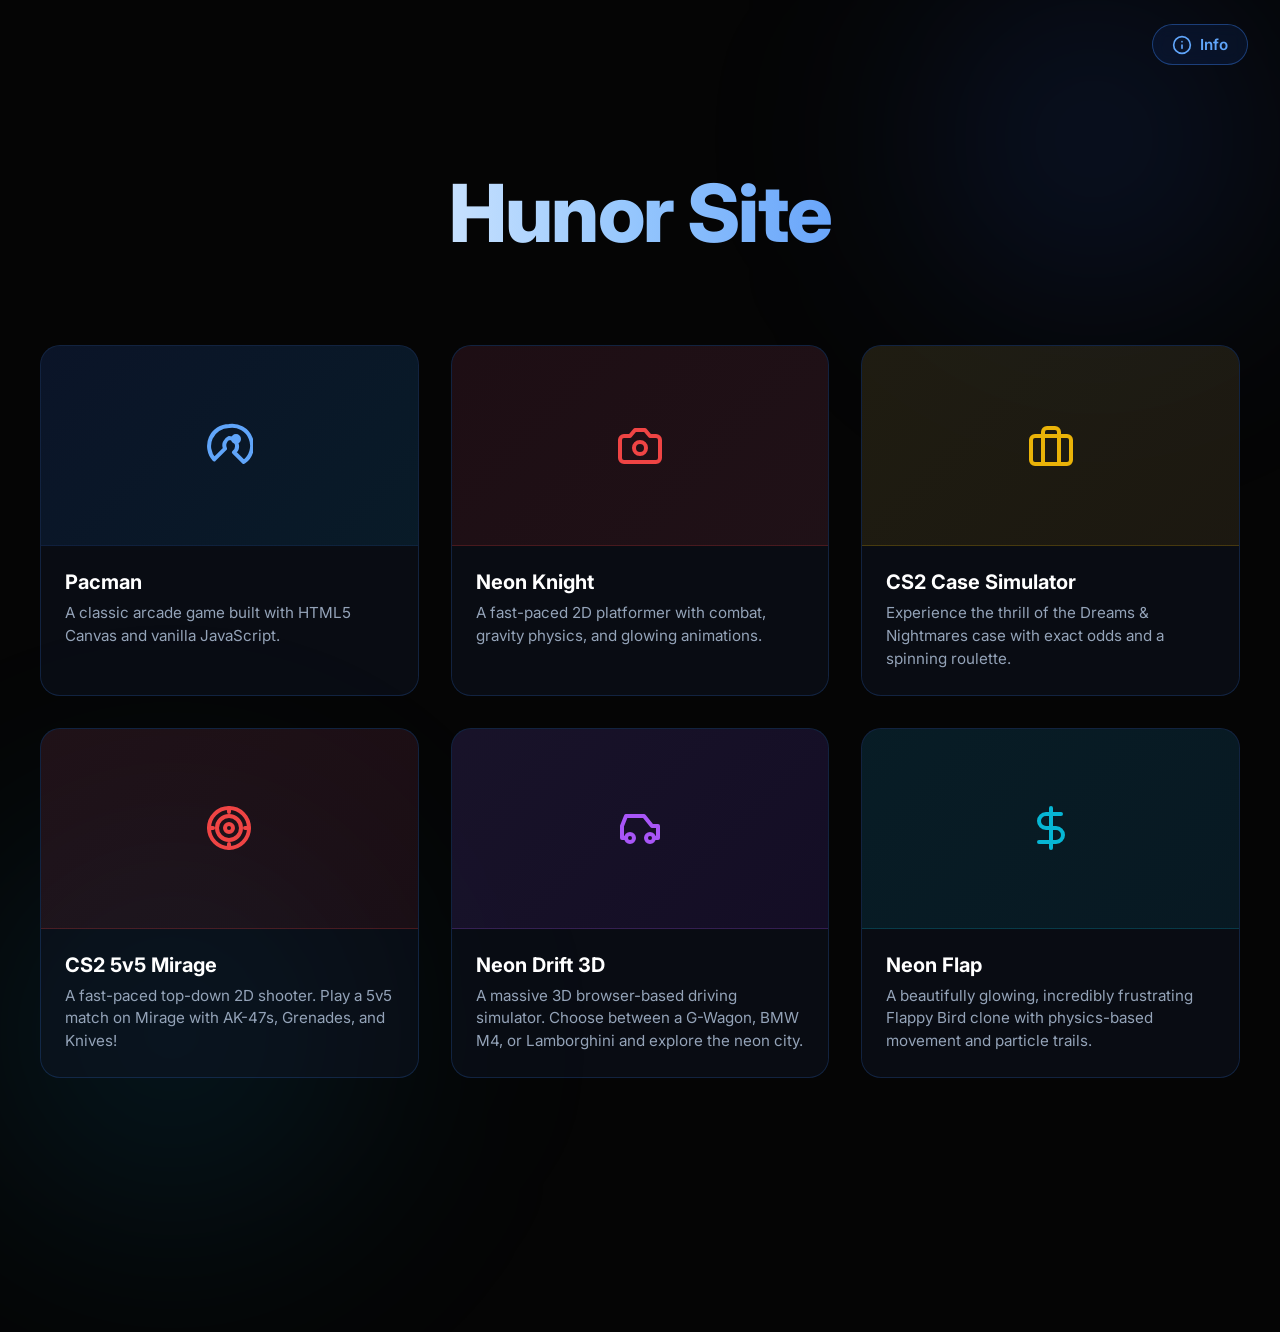
<file: index.html>
<!DOCTYPE html>
<html lang="en">

<head>
    <meta charset="UTF-8">
    <meta name="viewport" content="width=device-width, initial-scale=1.0">
    <title>Home</title>
    <link rel="preconnect" href="https://fonts.googleapis.com">
    <link rel="preconnect" href="https://fonts.gstatic.com" crossorigin>
    <link href="https://fonts.googleapis.com/css2?family=Inter:wght@300;400;600;800&display=swap" rel="stylesheet">
    <link rel="stylesheet" href="style.css">
</head>

<body>
    <nav class="top-bar">
        <a href="info.html" class="btn info-btn">
            <svg xmlns="http://www.w3.org/2000/svg" width="20" height="20" viewBox="0 0 24 24" fill="none"
                stroke="currentColor" stroke-width="2" stroke-linecap="round" stroke-linejoin="round">
                <circle cx="12" cy="12" r="10"></circle>
                <line x1="12" y1="16" x2="12" y2="12"></line>
                <line x1="12" y1="8" x2="12.01" y2="8"></line>
            </svg>
            Info
        </a>
    </nav>

    <main class="hero-section">
        <div class="large-text-container">
            <h1 class="glow-text">Hunor Site</h1>
        </div>

        <div class="projects-grid">
            <a href="pacman.html" class="project-card">
                <div class="project-image-placeholder">
                    <svg xmlns="http://www.w3.org/2000/svg" width="48" height="48" viewBox="0 0 24 24" fill="none"
                        stroke="var(--text-accent)" stroke-width="2" stroke-linecap="round" stroke-linejoin="round">
                        <path
                            d="M12 2a10 10 0 0 0-7.39 16.7l5.4-5.4A3.99 3.99 0 0 1 12 8a4 4 0 0 1 2.5 7.11l4.89 4.89A10 10 0 0 0 12 2Z">
                        </path>
                        <circle cx="15.5" cy="8.5" r="1.5" fill="var(--text-accent)"></circle>
                    </svg>
                </div>
                <div class="project-info">
                    <h3>Pacman</h3>
                    <p>A classic arcade game built with HTML5 Canvas and vanilla JavaScript.</p>
                </div>
            </a>
            <a href="knight.html" class="project-card">
                <div class="project-image-placeholder"
                    style="background: linear-gradient(135deg, rgba(220, 38, 38, 0.1), rgba(239, 68, 68, 0.1)); border-color: rgba(239, 68, 68, 0.2);">
                    <svg xmlns="http://www.w3.org/2000/svg" width="48" height="48" viewBox="0 0 24 24" fill="none"
                        stroke="#ef4444" stroke-width="2" stroke-linecap="round" stroke-linejoin="round">
                        <path
                            d="M14.5 4h-5L7 7H4a2 2 0 0 0-2 2v9a2 2 0 0 0 2 2h16a2 2 0 0 0 2-2V9a2 2 0 0 0-2-2h-3l-2.5-3z">
                        </path>
                        <circle cx="12" cy="13" r="3"></circle>
                    </svg>
                </div>
                <div class="project-info">
                    <h3>Neon Knight</h3>
                    <p>A fast-paced 2D platformer with combat, gravity physics, and glowing animations.</p>
                </div>
            </a>
            <a href="cs2.html" class="project-card">
                <div class="project-image-placeholder"
                    style="background: linear-gradient(135deg, rgba(234, 179, 8, 0.1), rgba(202, 138, 4, 0.1)); border-color: rgba(234, 179, 8, 0.2);">
                    <svg xmlns="http://www.w3.org/2000/svg" width="48" height="48" viewBox="0 0 24 24" fill="none"
                        stroke="#eab308" stroke-width="2" stroke-linecap="round" stroke-linejoin="round">
                        <rect x="2" y="7" width="20" height="14" rx="2" ry="2"></rect>
                        <path d="M16 21V5a2 2 0 0 0-2-2h-4a2 2 0 0 0-2 2v16"></path>
                    </svg>
                </div>
                <div class="project-info">
                    <h3>CS2 Case Simulator</h3>
                    <p>Experience the thrill of the Dreams & Nightmares case with exact odds and a spinning roulette.
                    </p>
                </div>
            </a>
            <a href="cs2-game.html" class="project-card">
                <div class="project-image-placeholder"
                    style="background: linear-gradient(135deg, rgba(239, 68, 68, 0.1), rgba(185, 28, 28, 0.1)); border-color: rgba(239, 68, 68, 0.2);">
                    <svg xmlns="http://www.w3.org/2000/svg" width="48" height="48" viewBox="0 0 24 24" fill="none"
                        stroke="#ef4444" stroke-width="2" stroke-linecap="round" stroke-linejoin="round">
                        <circle cx="12" cy="12" r="10"></circle>
                        <circle cx="12" cy="12" r="6"></circle>
                        <circle cx="12" cy="12" r="2"></circle>
                        <line x1="12" y1="2" x2="12" y2="4"></line>
                        <line x1="12" y1="20" x2="12" y2="22"></line>
                        <line x1="20" y1="12" x2="22" y2="12"></line>
                        <line x1="2" y1="12" x2="4" y2="12"></line>
                    </svg>
                </div>
                <div class="project-info">
                    <h3>CS2 5v5 Mirage</h3>
                    <p>A fast-paced top-down 2D shooter. Play a 5v5 match on Mirage with AK-47s, Grenades, and Knives!
                    </p>
                </div>
            </a>
            <a href="drive.html" class="project-card">
                <div class="project-image-placeholder"
                    style="background: linear-gradient(135deg, rgba(168, 85, 247, 0.1), rgba(126, 34, 206, 0.1)); border-color: rgba(168, 85, 247, 0.2);">
                    <svg xmlns="http://www.w3.org/2000/svg" width="48" height="48" viewBox="0 0 24 24" fill="none"
                        stroke="#a855f7" stroke-width="2" stroke-linecap="round" stroke-linejoin="round">
                        <circle cx="7" cy="17" r="2"></circle>
                        <circle cx="17" cy="17" r="2"></circle>
                        <path d="M5 17H3v-6l2-5h9l4 5h3v6h-2"></path>
                    </svg>
                </div>
                <div class="project-info">
                    <h3>Neon Drift 3D</h3>
                    <p>A massive 3D browser-based driving simulator. Choose between a G-Wagon, BMW M4, or Lamborghini and explore the neon city.</p>
                </div>
            </a>
            <a href="flappy.html" class="project-card">
                <div class="project-image-placeholder"
                    style="background: linear-gradient(135deg, rgba(6, 182, 212, 0.1), rgba(8, 145, 178, 0.1)); border-color: rgba(6, 182, 212, 0.2);">
                    <svg xmlns="http://www.w3.org/2000/svg" width="48" height="48" viewBox="0 0 24 24" fill="none"
                        stroke="#06b6d4" stroke-width="2" stroke-linecap="round" stroke-linejoin="round">
                        <path d="M12 2v20"></path>
                        <path d="M17 5H9.5a3.5 3.5 0 0 0 0 7h5a3.5 3.5 0 0 1 0 7H6"></path>
                    </svg>
                </div>
                <div class="project-info">
                    <h3>Neon Flap</h3>
                    <p>A beautifully glowing, incredibly frustrating Flappy Bird clone with physics-based movement and particle trails.</p>
                </div>
            </a>
        </div>
    </main>

    <div class="ambient-glow glow-1"></div>
    <div class="ambient-glow glow-2"></div>
</body>

</html>
</file>
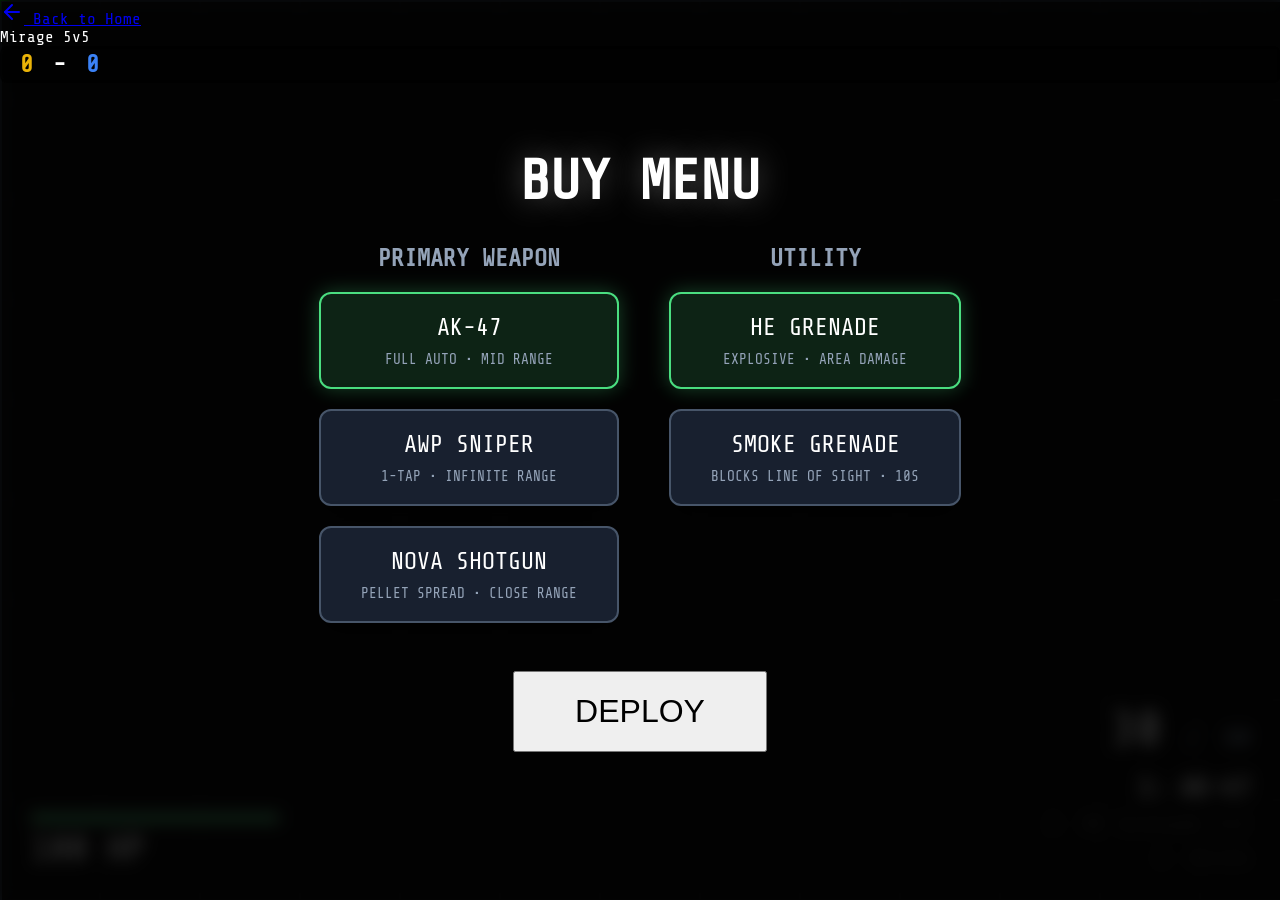
<file: cs2-game.html>
<!DOCTYPE html>
<html lang="en">
<head>
    <meta charset="UTF-8">
    <meta name="viewport" content="width=device-width, initial-scale=1.0">
    <title>CS2 5v5 Mirage</title>
    <link rel="stylesheet" href="style.css">
    <link rel="stylesheet" href="cs2-game.css">
    <link href="https://fonts.googleapis.com/css2?family=Inter:wght@400;600;800&family=Share+Tech+Mono&display=swap" rel="stylesheet">
</head>
<body class="cs2-game-body">
    <nav class="navbar" style="position: absolute; top: 0; left: 0; right: 0; z-index: 100;">
        <a href="index.html" class="back-link">
            <svg xmlns="http://www.w3.org/2000/svg" width="24" height="24" viewBox="0 0 24 24" fill="none" stroke="currentColor" stroke-width="2" stroke-linecap="round" stroke-linejoin="round"><line x1="19" y1="12" x2="5" y2="12"></line><polyline points="12 19 5 12 12 5"></polyline></svg>
            Back to Home
        </a>
        <div class="logo">Mirage 5v5</div>
        <div class="score-board">
            <span id="score-t" class="team-t">0</span>
            <span>-</span>
            <span id="score-ct" class="team-ct">0</span>
        </div>
    </nav>

    <!-- UI Overlay -->
    <div id="game-ui">
        <div class="hud-bottom-left">
            <div class="hp-bar-container">
                <div class="hp-bar" id="player-hp-bar"></div>
            </div>
            <div class="hp-text"><span id="player-hp">100</span> HP</div>
        </div>
        
        <div class="hud-bottom-right">
            <div class="ammo-display" id="ammo-display">
                <span id="ammo-current">30</span> <span style="font-size: 20px; color: #94a3b8;">/</span> <span id="ammo-reserve" style="font-size: 24px; color: #94a3b8;">60</span>
            </div>
            <div class="weapon-selector">
                <div class="weapon-slot active" id="slot-1">1: AK-47</div>
                <div class="weapon-slot" id="slot-2">2: HE Grenade <span id="grenade-count">(1)</span></div>
                <div class="weapon-slot" id="slot-3">3: Knife</div>
            </div>
        </div>

        <div id="killfeed" class="killfeed"></div>
    </div>

    <!-- Game Over Screen -->
    <div id="round-over" class="round-over hidden">
        <h1 id="round-winner-text">TERRORISTS WIN</h1>
        <button id="restart-btn" class="open-btn">Play Next Round</button>
    </div>

    <!-- Damage Overlay -->
    <div id="damage-overlay"></div>

    <!-- Buy Menu -->
    <div id="buy-menu" class="round-over">
        <h1 style="font-size: 3.5rem; margin-bottom: 0;">BUY MENU</h1>
        
        <div style="display: flex; gap: 50px; margin-top: 2rem;">
            <!-- Primary Weapons -->
            <div style="display: flex; flex-direction: column; gap: 20px;">
                <h2 style="color: #94a3b8; text-align: center; margin: 0;">PRIMARY WEAPON</h2>
                <button class="buy-btn active" id="btn-assault" onclick="selectPrimary('assault')">
                    <div style="font-size: 1.5rem; margin-bottom: 10px;">AK-47</div>
                    <div style="font-size: 0.9rem; color: #94a3b8;">Full Auto • Mid Range</div>
                </button>
                <button class="buy-btn" id="btn-sniper" onclick="selectPrimary('sniper')">
                    <div style="font-size: 1.5rem; margin-bottom: 10px;">AWP Sniper</div>
                    <div style="font-size: 0.9rem; color: #94a3b8;">1-Tap • Infinite Range</div>
                </button>
                <button class="buy-btn" id="btn-shotgun" onclick="selectPrimary('shotgun')">
                    <div style="font-size: 1.5rem; margin-bottom: 10px;">Nova Shotgun</div>
                    <div style="font-size: 0.9rem; color: #94a3b8;">Pellet Spread • Close Range</div>
                </button>
            </div>
            
            <!-- Utility -->
            <div style="display: flex; flex-direction: column; gap: 20px;">
                <h2 style="color: #94a3b8; text-align: center; margin: 0;">UTILITY</h2>
                <button class="buy-btn active" id="btn-he" onclick="selectUtility('he')">
                    <div style="font-size: 1.5rem; margin-bottom: 10px;">HE Grenade</div>
                    <div style="font-size: 0.9rem; color: #94a3b8;">Explosive • Area Damage</div>
                </button>
                <button class="buy-btn" id="btn-smoke" onclick="selectUtility('smoke')">
                    <div style="font-size: 1.5rem; margin-bottom: 10px;">Smoke Grenade</div>
                    <div style="font-size: 0.9rem; color: #94a3b8;">Blocks Line of Sight • 10s</div>
                </button>
            </div>
        </div>
        
        <button class="open-btn" style="margin-top: 3rem; font-size: 2rem; padding: 20px 60px;" onclick="deploy()">DEPLOY</button>
    </div>

    <canvas id="gameCanvas"></canvas>

    <script src="cs2-game.js"></script>
</body>
</html>
</file>
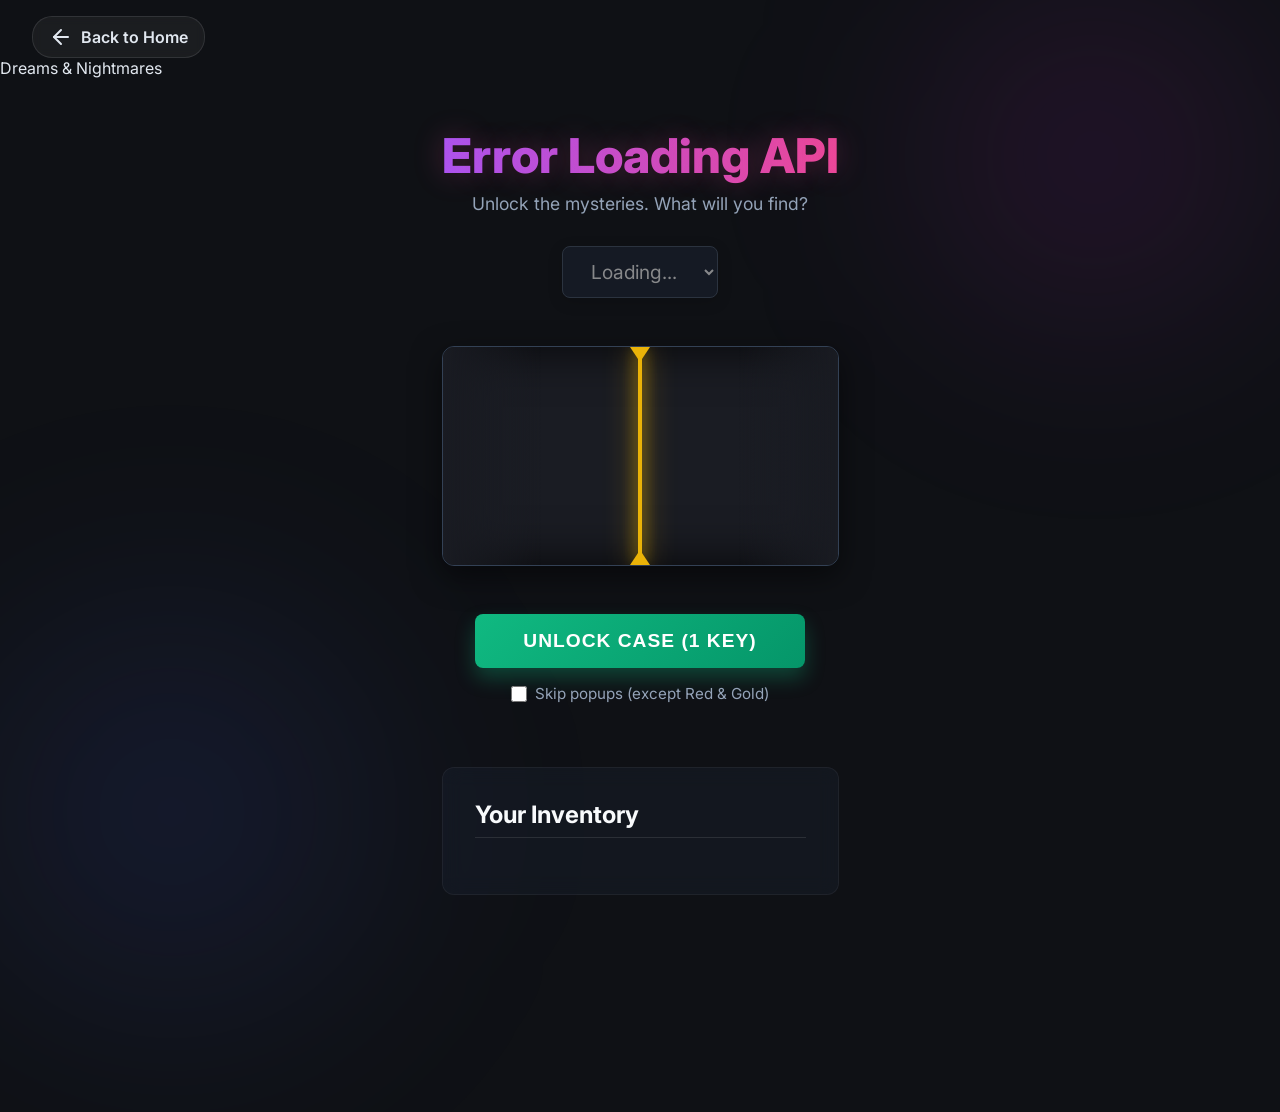
<file: cs2.html>
<!DOCTYPE html>
<html lang="en">
<head>
    <meta charset="UTF-8">
    <meta name="viewport" content="width=device-width, initial-scale=1.0">
    <title>CS2 Simulator | Dreams & Nightmares</title>
    <link rel="stylesheet" href="style.css">
    <link rel="stylesheet" href="cs2.css">
    <link href="https://fonts.googleapis.com/css2?family=Inter:wght@400;600;800&display=swap" rel="stylesheet">
</head>
<body class="cs2-body">
    <nav class="navbar">
        <a href="index.html" class="back-link">
            <svg xmlns="http://www.w3.org/2000/svg" width="24" height="24" viewBox="0 0 24 24" fill="none" stroke="currentColor" stroke-width="2" stroke-linecap="round" stroke-linejoin="round"><line x1="19" y1="12" x2="5" y2="12"></line><polyline points="12 19 5 12 12 5"></polyline></svg>
            Back to Home
        </a>
        <div class="logo">Dreams & Nightmares</div>
    </nav>

    <main class="cs2-container">
        <header class="case-header">
            <h1 id="case-title">Loading Cases...</h1>
            <p>Unlock the mysteries. What will you find?</p>
        </header>

        <div class="case-selector-container">
            <select id="case-selector" class="case-selector" disabled>
                <option value="">Loading...</option>
            </select>
        </div>

        <div class="roulette-wrapper">
            <div class="selector-line"></div>
            <div class="spinner-container" id="spinner-container">
                <div class="spinner" id="spinner">
                    <!-- Cards will be generated here -->
                </div>
            </div>
            
            <div class="overlay-left"></div>
            <div class="overlay-right"></div>
        </div>

        <div class="controls">
            <button id="open-btn" class="open-btn">Unlock Case (1 Key)</button>
            <label class="fast-open-label">
                <input type="checkbox" id="fast-open-toggle"> Skip popups (except Red & Gold)
            </label>
        </div>

        <div class="inventory-section">
            <h2>Your Inventory</h2>
            <div class="inventory-grid" id="inventory-grid">
                <!-- Won items will appear here -->
            </div>
        </div>
    </main>

    <!-- Unboxing Modal -->
    <div id="unboxing-modal" class="modal hidden">
        <div class="modal-content" id="modal-content">
            <h2 id="modal-title">YOU OPENED!</h2>
            <div id="modal-item-display"></div>
            <button id="modal-close-btn" class="open-btn" style="margin-top: 2rem;">Continue</button>
        </div>
    </div>

    <div class="ambient-glow glow-1" style="background: radial-gradient(circle, rgba(211, 44, 230, 0.15) 0%, rgba(10, 10, 15, 0) 70%);"></div>
    <div class="ambient-glow glow-2" style="background: radial-gradient(circle, rgba(75, 105, 255, 0.15) 0%, rgba(10, 10, 15, 0) 70%);"></div>

    <script src="cs2.js"></script>
</body>
</html>
</file>
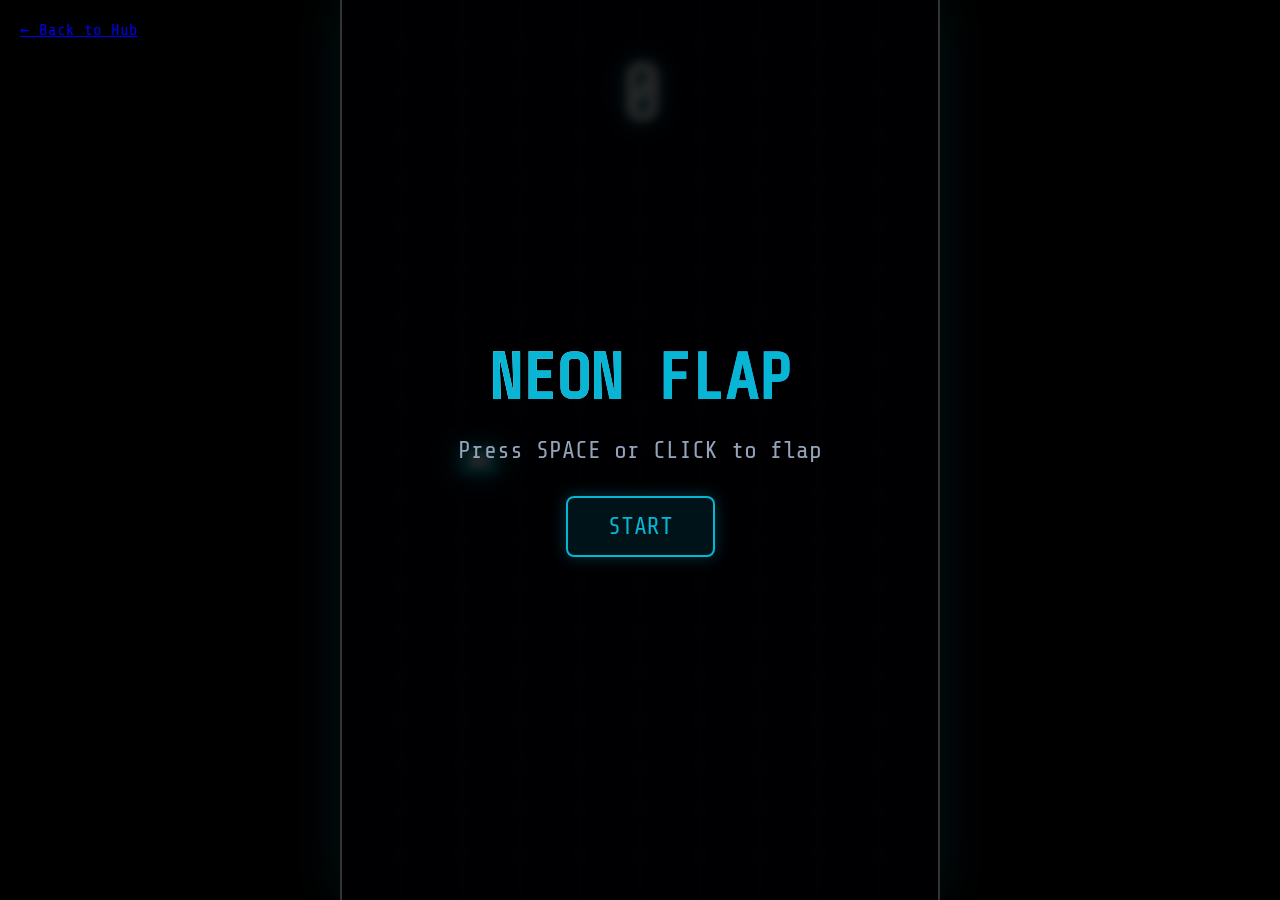
<file: flappy.html>
<!DOCTYPE html>
<html lang="en">
<head>
    <meta charset="UTF-8">
    <meta name="viewport" content="width=device-width, initial-scale=1.0">
    <title>Neon Flap</title>
    <link rel="stylesheet" href="style.css">
    <link rel="stylesheet" href="flappy.css">
    <link href="https://fonts.googleapis.com/css2?family=Share+Tech+Mono&family=Inter:wght@400;700&display=swap" rel="stylesheet">
</head>
<body class="flappy-body">

    <a href="index.html" class="back-btn" style="position: absolute; top: 20px; left: 20px; z-index: 100;">← Back to Hub</a>
    
    <div id="game-container">
        <!-- Live Score -->
        <div id="score-display">0</div>
        
        <!-- Game Over Screen -->
        <div id="game-over" class="overlay hidden">
            <h1 class="glow-text" style="color: #ef4444;">CRASHED</h1>
            <h2 id="final-score">Score: 0</h2>
            <h3 id="best-score" style="color: #94a3b8;">Best: 0</h3>
            <button class="open-btn" onclick="startGame()" style="margin-top: 2rem;">TRY AGAIN</button>
        </div>
        
        <!-- Start Screen -->
        <div id="start-screen" class="overlay">
            <h1 class="glow-text" style="color: #06b6d4; font-size: 4rem;">NEON FLAP</h1>
            <p style="color: #94a3b8; font-size: 1.5rem; margin-bottom: 2rem;">Press SPACE or CLICK to flap</p>
            <button class="open-btn" onclick="startGame()">START</button>
        </div>
        
        <canvas id="flappyCanvas"></canvas>
    </div>

    <script src="flappy.js"></script>
</body>
</html>
</file>
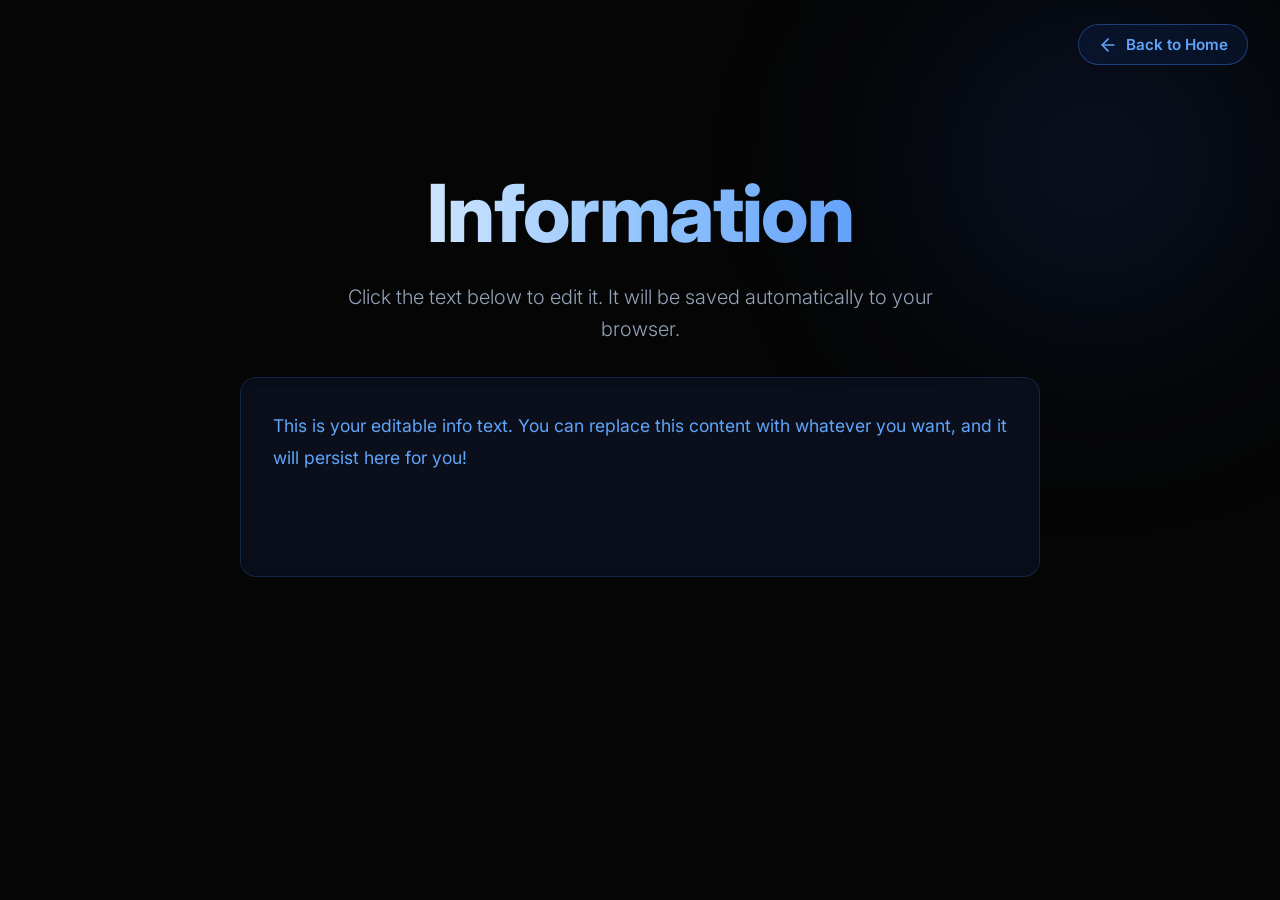
<file: info.html>
<!DOCTYPE html>
<html lang="en">
<head>
    <meta charset="UTF-8">
    <meta name="viewport" content="width=device-width, initial-scale=1.0">
    <title>Info Page</title>
    <link rel="preconnect" href="https://fonts.googleapis.com">
    <link rel="preconnect" href="https://fonts.gstatic.com" crossorigin>
    <link href="https://fonts.googleapis.com/css2?family=Inter:wght@300;400;600;800&display=swap" rel="stylesheet">
    <link rel="stylesheet" href="style.css">
</head>
<body>
    <nav class="top-bar">
        <a href="index.html" class="btn">
            <svg xmlns="http://www.w3.org/2000/svg" width="20" height="20" viewBox="0 0 24 24" fill="none" stroke="currentColor" stroke-width="2" stroke-linecap="round" stroke-linejoin="round">
                <line x1="19" y1="12" x2="5" y2="12"></line>
                <polyline points="12 19 5 12 12 5"></polyline>
            </svg>
            Back to Home
        </a>
    </nav>

    <main class="info-section">
        <div class="content-wrapper">
            <h1 class="glow-text">Information</h1>
            <p class="subtitle">Click the text below to edit it. It will be saved automatically to your browser.</p>
            
            <div id="editable-content" class="editable-area" contenteditable="true" spellcheck="false">
                This is your editable info text. You can replace this content with whatever you want, and it will persist here for you!
            </div>
        </div>
    </main>

    <div class="ambient-glow glow-1"></div>

    <script>
        const editableContent = document.getElementById('editable-content');
        
        // Load saved content from local storage
        const savedContent = localStorage.getItem('infoText');
        if (savedContent) {
            editableContent.innerHTML = savedContent;
        }

        // Save content to local storage whenever it is edited
        editableContent.addEventListener('input', () => {
            localStorage.setItem('infoText', editableContent.innerHTML);
        });
    </script>
</body>
</html>
</file>
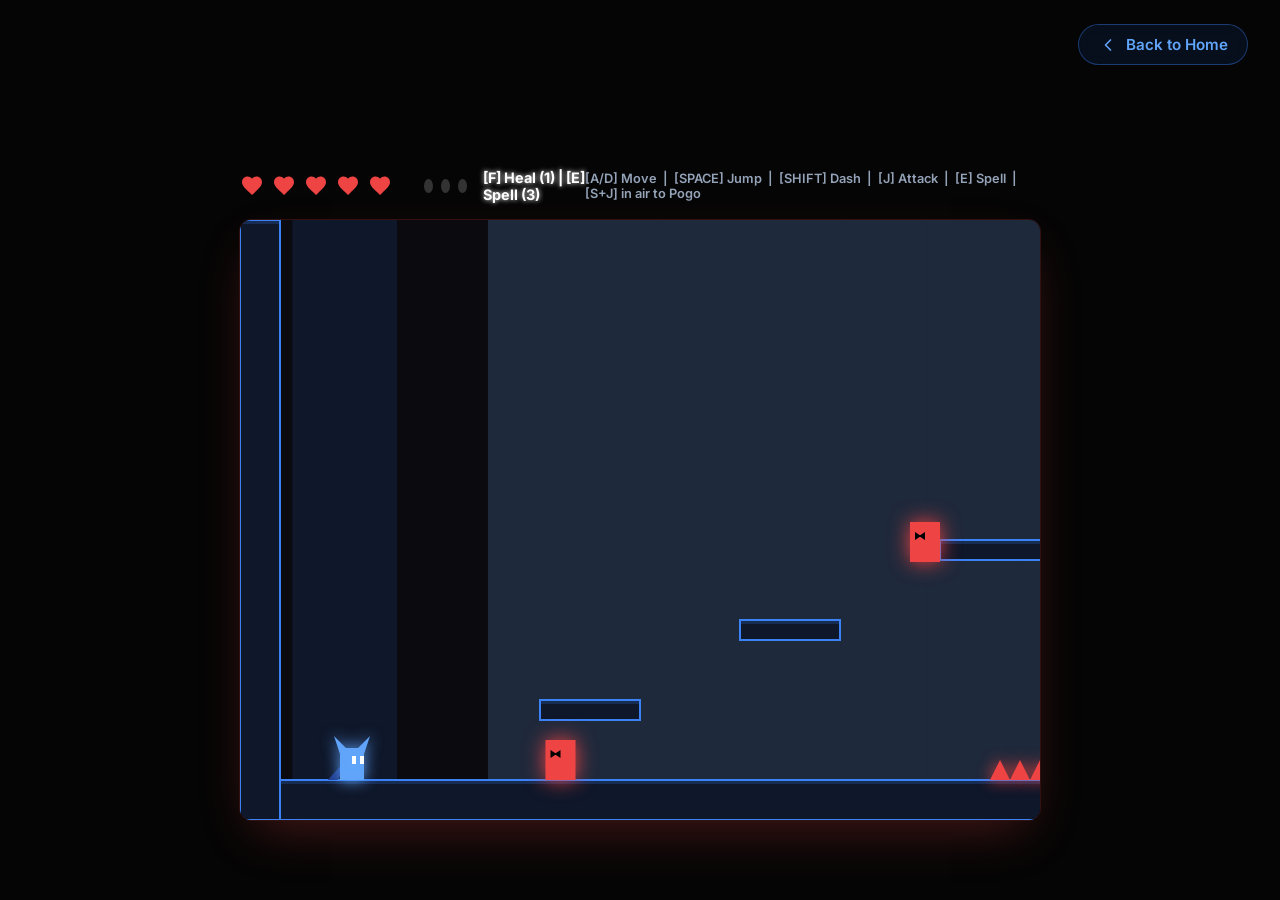
<file: knight.html>
<!DOCTYPE html>
<html lang="en">
<head>
    <meta charset="UTF-8">
    <meta name="viewport" content="width=device-width, initial-scale=1.0">
    <title>Neon Knight</title>
    <link rel="preconnect" href="https://fonts.googleapis.com">
    <link rel="preconnect" href="https://fonts.gstatic.com" crossorigin>
    <link href="https://fonts.googleapis.com/css2?family=Inter:wght@400;600;800&display=swap" rel="stylesheet">
    <link rel="stylesheet" href="style.css">
    <link rel="stylesheet" href="knight.css">
</head>
<body>
    <nav class="top-bar">
        <a href="index.html" class="btn">
            <svg xmlns="http://www.w3.org/2000/svg" width="20" height="20" viewBox="0 0 24 24" fill="none" stroke="currentColor" stroke-width="2" stroke-linecap="round" stroke-linejoin="round">
                <path d="m15 18-6-6 6-6"/>
            </svg>
            Back to Home
        </a>
    </nav>
    <main class="game-container">
        <div class="game-ui">
            <div style="display: flex; gap: 2rem; align-items: center;">
                <div class="health-bar" id="health-bar">
                    <div class="heart active"></div>
                    <div class="heart active"></div>
                    <div class="heart active"></div>
                    <div class="heart active"></div>
                    <div class="heart active"></div>
                </div>
                <div class="soul-meter" id="soul-meter">
                    <div class="soul-dot"></div>
                    <div class="soul-dot"></div>
                    <div class="soul-dot"></div>
                    <span class="soul-hint" style="color: #fff; font-weight: bold; font-size: 0.9rem; margin-left: 0.5rem; text-shadow: 0 0 5px #fff;">[F] Heal (1) | [E] Spell (3)</span>
                </div>
            </div>
            <div class="controls-hint" style="font-size: 0.8rem;">
                [A/D] Move &nbsp;|&nbsp; [SPACE] Jump &nbsp;|&nbsp; [SHIFT] Dash &nbsp;|&nbsp; [J] Attack &nbsp;|&nbsp; [E] Spell &nbsp;|&nbsp; [S+J] in air to Pogo
            </div>
        </div>
        <div class="canvas-wrapper">
            <canvas id="gameCanvas" width="800" height="600"></canvas>
            <div id="game-over" class="overlay hidden">
                <h2>You Lost</h2>
                <button id="restart-btn" class="btn primary-btn">Start Again</button>
            </div>
            <div id="game-win" class="overlay hidden">
                <h2>Level Complete!</h2>
                <button id="restart-win-btn" class="btn primary-btn">Play Again</button>
            </div>
        </div>
    </main>
    <script src="knight.js"></script>
</body>
</html>
</file>
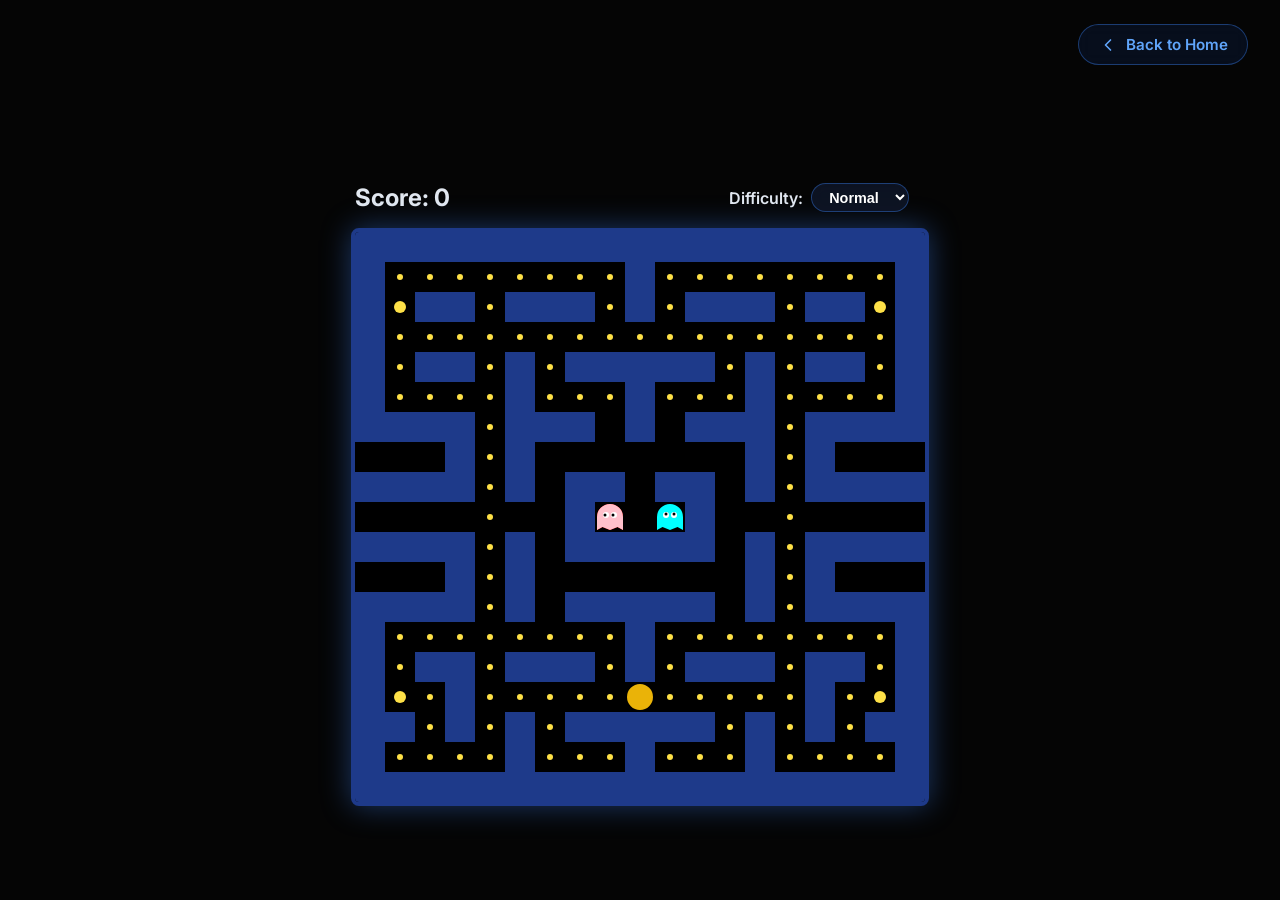
<file: pacman.html>
<!DOCTYPE html>
<html lang="en">
<head>
    <meta charset="UTF-8">
    <meta name="viewport" content="width=device-width, initial-scale=1.0">
    <title>Pacman Game</title>
    <link rel="preconnect" href="https://fonts.googleapis.com">
    <link rel="preconnect" href="https://fonts.gstatic.com" crossorigin>
    <link href="https://fonts.googleapis.com/css2?family=Inter:wght@300;400;600;800&display=swap" rel="stylesheet">
    <link rel="stylesheet" href="style.css">
    <link rel="stylesheet" href="pacman.css">
</head>
<body>
    <nav class="top-bar">
        <a href="index.html" class="btn">
            <svg xmlns="http://www.w3.org/2000/svg" width="20" height="20" viewBox="0 0 24 24" fill="none" stroke="currentColor" stroke-width="2" stroke-linecap="round" stroke-linejoin="round">
                <path d="m15 18-6-6 6-6"/>
            </svg>
            Back to Home
        </a>
    </nav>
    <main class="game-container">
        <div class="game-header">
            <h2>Score: <span id="score">0</span></h2>
            <div class="difficulty-selector" style="display: flex; align-items: center; gap: 0.5rem; margin-left: auto; margin-right: 1rem;">
                <label for="difficulty" style="font-weight: 600;">Difficulty:</label>
                <select id="difficulty" class="btn" style="padding: 0.3rem 0.8rem; font-size: 0.9rem; background: rgba(15, 23, 42, 0.8); color: white; border: 1px solid var(--btn-border);">
                    <option value="easy">Easy</option>
                    <option value="normal" selected>Normal</option>
                    <option value="hard">Hard</option>
                </select>
            </div>
            <div id="game-over" class="hidden">You lost - <button id="restart-btn" class="btn primary-btn" style="margin-top: 0; padding: 0.4rem 1rem; font-size: 0.9rem;">Start Again</button></div>
            <div id="game-win" class="hidden">Congratulations! - <button id="restart-win-btn" class="btn primary-btn" style="margin-top: 0; padding: 0.4rem 1rem; font-size: 0.9rem;">Play Again</button></div>
        </div>
        <canvas id="gameCanvas" width="570" height="570"></canvas>
    </main>
    <script src="pacman.js"></script>
</body>
</html>
</file>
<file: style.css>
:root {
    --bg-color: #050505;
    --text-primary: #e2e8f0;
    --text-accent: #60a5fa;
    --btn-bg: rgba(37, 99, 235, 0.1);
    --btn-border: rgba(59, 130, 246, 0.4);
    --btn-hover-bg: rgba(37, 99, 235, 0.25);
    --btn-hover-border: rgba(96, 165, 250, 0.8);
    --btn-text: #60a5fa;
    --btn-primary-bg: #2563eb;
    --btn-primary-text: #ffffff;
    --btn-primary-hover: #3b82f6;
    --glow-color: rgba(59, 130, 246, 0.15);
}

* {
    margin: 0;
    padding: 0;
    box-sizing: border-box;
}

body {
    font-family: 'Inter', sans-serif;
    background-color: var(--bg-color);
    color: var(--text-primary);
    min-height: 100vh;
    display: flex;
    flex-direction: column;
    overflow-x: hidden;
    position: relative;
}

/* Background Gradients */
.ambient-glow {
    position: absolute;
    border-radius: 50%;
    filter: blur(100px);
    z-index: -1;
    pointer-events: none;
}

.glow-1 {
    top: -10%;
    right: -5%;
    width: 500px;
    height: 500px;
    background: radial-gradient(circle, rgba(37,99,235,0.2) 0%, rgba(5,5,5,0) 70%);
}

.glow-2 {
    bottom: -20%;
    left: -10%;
    width: 600px;
    height: 600px;
    background: radial-gradient(circle, rgba(14,165,233,0.15) 0%, rgba(5,5,5,0) 70%);
}

/* Top Bar */
.top-bar {
    display: flex;
    justify-content: flex-end;
    padding: 1.5rem 2rem;
    position: relative;
    z-index: 10;
}

/* Buttons */
.btn {
    display: inline-flex;
    align-items: center;
    gap: 0.5rem;
    padding: 0.6rem 1.2rem;
    border-radius: 50px;
    font-size: 0.95rem;
    font-weight: 600;
    text-decoration: none;
    transition: all 0.3s cubic-bezier(0.4, 0, 0.2, 1);
    cursor: pointer;
    background-color: var(--btn-bg);
    border: 1px solid var(--btn-border);
    color: var(--btn-text);
    backdrop-filter: blur(8px);
    -webkit-backdrop-filter: blur(8px);
}

.btn:hover {
    background-color: var(--btn-hover-bg);
    border-color: var(--btn-hover-border);
    transform: translateY(-2px);
    box-shadow: 0 10px 20px -10px var(--glow-color);
}

.btn:active {
    transform: translateY(0);
}

.primary-btn {
    background-color: var(--btn-primary-bg);
    color: var(--btn-primary-text);
    border: none;
    padding: 0.8rem 2rem;
    font-size: 1rem;
    margin-top: 2rem;
    box-shadow: 0 4px 14px 0 rgba(37, 99, 235, 0.39);
}

.primary-btn:hover {
    background-color: var(--btn-primary-hover);
    box-shadow: 0 6px 20px rgba(59, 130, 246, 0.5);
    border-color: transparent;
}

/* Layouts */
.hero-section, .info-section {
    flex: 1;
    display: flex;
    flex-direction: column;
    align-items: center;
    padding: 2rem;
    padding-top: 5rem;
    text-align: center;
    z-index: 1;
}

/* Typography & Content */
.large-text-container, .content-wrapper {
    max-width: 800px;
    width: 100%;
    animation: fadeUp 0.8s ease-out forwards;
}

.glow-text {
    font-size: clamp(3rem, 8vw, 5rem);
    font-weight: 800;
    line-height: 1.1;
    margin-bottom: 1.5rem;
    color: transparent;
    background: linear-gradient(to right, #ffffff, #93c5fd, #3b82f6);
    -webkit-background-clip: text;
    background-clip: text;
    letter-spacing: -0.02em;
}

.subtitle {
    font-size: 1.25rem;
    color: #94a3b8;
    line-height: 1.6;
    max-width: 600px;
    margin: 0 auto 2rem auto;
    font-weight: 300;
}

/* Editable Area */
.editable-area {
    margin-top: 2rem;
    padding: 2rem;
    background: rgba(15, 23, 42, 0.6);
    border: 1px solid rgba(59, 130, 246, 0.2);
    border-radius: 16px;
    color: var(--text-accent);
    font-size: 1.1rem;
    line-height: 1.8;
    text-align: left;
    outline: none;
    transition: all 0.3s ease;
    min-height: 200px;
    box-shadow: inset 0 2px 10px rgba(0, 0, 0, 0.2);
    backdrop-filter: blur(10px);
}

.editable-area:focus {
    border-color: rgba(59, 130, 246, 0.6);
    box-shadow: 0 0 0 2px rgba(59, 130, 246, 0.1), inset 0 2px 10px rgba(0, 0, 0, 0.2);
    background: rgba(15, 23, 42, 0.8);
}

.editable-area[contenteditable="true"]:empty:before {
    content: "Start typing here...";
    color: #475569;
    pointer-events: none;
    display: block; /* For Firefox */
}

/* Animations */
@keyframes fadeUp {
    from {
        opacity: 0;
        transform: translateY(20px);
    }
    to {
        opacity: 1;
        transform: translateY(0);
    }
}

/* Projects Grid */
.projects-grid {
    display: grid;
    grid-template-columns: repeat(3, 1fr);
    gap: 2rem;
    width: 100%;
    max-width: 1200px;
    margin-top: 4rem;
    animation: fadeUp 1s ease-out forwards;
    opacity: 0;
}

@media (max-width: 992px) {
    .projects-grid {
        grid-template-columns: repeat(2, 1fr);
    }
}

@media (max-width: 600px) {
    .projects-grid {
        grid-template-columns: 1fr;
    }
}

.project-card {
    background: rgba(15, 23, 42, 0.4);
    border: 1px solid rgba(59, 130, 246, 0.2);
    border-radius: 20px;
    overflow: hidden;
    text-decoration: none;
    color: var(--text-primary);
    transition: all 0.3s cubic-bezier(0.4, 0, 0.2, 1);
    display: flex;
    flex-direction: column;
    backdrop-filter: blur(10px);
    -webkit-backdrop-filter: blur(10px);
}

.project-card:hover {
    transform: translateY(-8px);
    background: rgba(15, 23, 42, 0.7);
    border-color: rgba(96, 165, 250, 0.6);
    box-shadow: 0 20px 40px -15px var(--glow-color);
}

.project-image-placeholder {
    height: 200px;
    background: linear-gradient(135deg, rgba(37, 99, 235, 0.1), rgba(14, 165, 233, 0.1));
    display: flex;
    align-items: center;
    justify-content: center;
    border-bottom: 1px solid rgba(59, 130, 246, 0.1);
}

.project-info {
    padding: 1.5rem;
    text-align: left;
}

.project-info h3 {
    font-size: 1.25rem;
    margin-bottom: 0.5rem;
    color: #fff;
}

.project-info p {
    font-size: 0.95rem;
    color: #94a3b8;
    line-height: 1.5;
}
</file>
<file: cs2-game.css>
.cs2-game-body {
    margin: 0;
    overflow: hidden;
    background: #111;
    color: #fff;
    font-family: 'Share Tech Mono', 'Inter', monospace;
    user-select: none;
}

#gameCanvas {
    display: block;
    width: 100vw;
    height: 100vh;
    cursor: crosshair;
}

#game-ui {
    position: absolute;
    top: 0; left: 0; right: 0; bottom: 0;
    pointer-events: none;
    z-index: 10;
}

.score-board {
    display: flex;
    gap: 20px;
    font-size: 24px;
    font-weight: bold;
    background: rgba(0,0,0,0.5);
    padding: 5px 20px;
    border-radius: 8px;
    backdrop-filter: blur(5px);
}
.team-t { color: #eab308; } /* Yellow for Terrorists */
.team-ct { color: #3b82f6; } /* Blue for Counter-Terrorists */

.hud-bottom-left {
    position: absolute;
    bottom: 30px;
    left: 30px;
}

.hp-bar-container {
    width: 250px;
    height: 12px;
    background: rgba(255,255,255,0.2);
    border: 2px solid rgba(255,255,255,0.3);
    margin-bottom: 5px;
    border-radius: 4px;
    overflow: hidden;
}

.hp-bar {
    width: 100%;
    height: 100%;
    background: #4ade80;
    transition: width 0.1s, background-color 0.3s;
}

.hp-text {
    font-size: 36px;
    text-shadow: 2px 2px 0 #000;
    font-weight: bold;
}

.hud-bottom-right {
    position: absolute;
    bottom: 30px;
    right: 30px;
    text-align: right;
}

.ammo-display {
    font-size: 48px;
    font-weight: bold;
    text-shadow: 2px 2px 0 #000;
    margin-bottom: 15px;
}

.weapon-selector {
    display: flex;
    flex-direction: column;
    gap: 10px;
}

.weapon-slot {
    font-size: 22px;
    color: rgba(255,255,255,0.4);
    text-shadow: 1px 1px 0 #000;
    transition: all 0.2s;
}

.weapon-slot.active {
    color: #fff;
    font-size: 26px;
    font-weight: bold;
    text-shadow: 0 0 10px rgba(255,255,255,0.5);
}

.killfeed {
    position: absolute;
    top: 80px;
    right: 20px;
    display: flex;
    flex-direction: column;
    gap: 8px;
    align-items: flex-end;
}

.kill-log {
    background: rgba(0,0,0,0.6);
    padding: 6px 16px;
    border-radius: 4px;
    font-size: 16px;
    display: flex;
    gap: 12px;
    align-items: center;
    border-right: 4px solid #fff;
    animation: fadeOut 5s forwards;
}

.kill-log.t-kill { border-right-color: #eab308; }
.kill-log.ct-kill { border-right-color: #3b82f6; }

@keyframes fadeOut {
    0% { opacity: 1; transform: translateX(0); }
    80% { opacity: 1; transform: translateX(0); }
    100% { opacity: 0; transform: translateX(20px); }
}

.round-over {
    position: absolute;
    top: 0; left: 0; right: 0; bottom: 0;
    background: rgba(0,0,0,0.85);
    display: flex;
    flex-direction: column;
    align-items: center;
    justify-content: center;
    z-index: 50;
    backdrop-filter: blur(8px);
}

.round-over h1 {
    font-size: 5rem;
    margin-bottom: 2rem;
    text-transform: uppercase;
    text-shadow: 0 0 30px rgba(255,255,255,0.3);
}

.round-over.hidden {
    display: none;
}

/* Damage Overlay Flash */
#damage-overlay {
    position: absolute;
    top: 0; left: 0; right: 0; bottom: 0;
    background: radial-gradient(circle, transparent 50%, rgba(239, 68, 68, 0.5) 100%);
    opacity: 0;
    pointer-events: none;
    z-index: 5;
    transition: opacity 0.1s;
}

#damage-overlay.active {
    opacity: 1;
}

/* Buy Menu Buttons */
.buy-menu-buttons {
    display: flex;
    gap: 30px;
    margin-top: 1rem;
}

.buy-btn {
    background: rgba(30, 41, 59, 0.8);
    color: white;
    border: 2px solid #475569;
    padding: 20px 40px;
    border-radius: 12px;
    cursor: pointer;
    font-family: 'Share Tech Mono', monospace;
    transition: all 0.2s;
    text-transform: uppercase;
    display: flex;
    flex-direction: column;
    align-items: center;
    box-shadow: 0 10px 30px rgba(0,0,0,0.5);
}

.buy-btn:hover {
    border-color: #eab308;
    background: rgba(234, 179, 8, 0.15);
    transform: translateY(-5px);
    box-shadow: 0 15px 40px rgba(234, 179, 8, 0.3);
}

.buy-btn.active {
    border-color: #4ade80;
    background: rgba(74, 222, 128, 0.15);
    box-shadow: 0 0 20px rgba(74, 222, 128, 0.3);
}
</file>
<file: cs2.css>
.cs2-body {
    background-color: #0f1115;
    color: #e2e8f0;
    font-family: 'Inter', sans-serif;
    min-height: 100vh;
    overflow-x: hidden;
}

.cs2-container {
    max-width: 1200px;
    margin: 0 auto;
    padding: 2rem;
    display: flex;
    flex-direction: column;
    align-items: center;
}

.back-link {
    display: inline-flex;
    align-items: center;
    gap: 8px;
    padding: 8px 16px;
    background: rgba(255, 255, 255, 0.05);
    border: 1px solid rgba(255, 255, 255, 0.1);
    border-radius: 20px;
    color: #e2e8f0;
    text-decoration: none;
    font-weight: 600;
    transition: all 0.2s;
    backdrop-filter: blur(5px);
    margin: 1rem 0 0 2rem;
}
.back-link:hover {
    background: rgba(255, 255, 255, 0.1);
    transform: translateX(-2px);
    box-shadow: 0 4px 12px rgba(0,0,0,0.2);
}

.case-header {
    text-align: center;
    margin-bottom: 2rem;
    margin-top: 1rem;
}

.case-header h1 {
    font-size: 3rem;
    font-weight: 800;
    margin-bottom: 0.5rem;
    background: linear-gradient(to right, #a855f7, #ec4899);
    -webkit-background-clip: text;
    -webkit-text-fill-color: transparent;
    text-shadow: 0 0 30px rgba(236, 72, 153, 0.3);
}

.case-header p {
    color: #94a3b8;
    font-size: 1.1rem;
}

/* Case Selector */
.case-selector-container {
    margin-bottom: 3rem;
}

.case-selector {
    background: rgba(30, 41, 59, 0.8);
    color: white;
    border: 1px solid #475569;
    padding: 12px 24px;
    font-size: 1.2rem;
    border-radius: 8px;
    cursor: pointer;
    font-family: 'Inter', sans-serif;
    outline: none;
    box-shadow: 0 4px 15px rgba(0,0,0,0.3);
    transition: border-color 0.2s;
}

.case-selector:hover {
    border-color: #eab308;
}

.case-selector:disabled {
    opacity: 0.5;
    cursor: not-allowed;
}

/* Roulette Spinner */
.roulette-wrapper {
    position: relative;
    width: 100%;
    max-width: 1000px;
    height: 220px;
    background: #1a1c23;
    border: 1px solid #334155;
    border-radius: 12px;
    box-shadow: inset 0 0 50px rgba(0,0,0,0.8), 0 10px 30px rgba(0,0,0,0.5);
    display: flex;
    align-items: center;
    overflow: hidden;
}

.spinner-container {
    width: 100%;
    height: 100%;
    overflow: hidden;
    position: relative;
}

.spinner {
    display: flex;
    height: 100%;
    align-items: center;
    /* Transition is added via JS dynamically for the spin */
    will-change: transform;
}

.selector-line {
    position: absolute;
    top: 0;
    left: 50%;
    transform: translateX(-50%);
    width: 4px;
    height: 100%;
    background: #eab308;
    z-index: 10;
    box-shadow: 0 0 15px #eab308, 0 0 30px #eab308;
    pointer-events: none;
}

.selector-line::before, .selector-line::after {
    content: '';
    position: absolute;
    left: 50%;
    transform: translateX(-50%);
    border-left: 10px solid transparent;
    border-right: 10px solid transparent;
}

.selector-line::before {
    top: 0;
    border-top: 15px solid #eab308;
}

.selector-line::after {
    bottom: 0;
    border-bottom: 15px solid #eab308;
}

.overlay-left, .overlay-right {
    position: absolute;
    top: 0;
    width: 25%;
    height: 100%;
    pointer-events: none;
    z-index: 5;
}

.overlay-left {
    left: 0;
    background: linear-gradient(to right, #1a1c23 0%, transparent 100%);
}

.overlay-right {
    right: 0;
    background: linear-gradient(to left, #1a1c23 0%, transparent 100%);
}

/* Weapon Cards */
.weapon-card {
    min-width: 180px;
    height: 160px;
    margin: 0 10px;
    background: #252830;
    border-bottom: 5px solid #333;
    display: flex;
    flex-direction: column;
    justify-content: center;
    align-items: center;
    border-radius: 8px;
    padding: 1rem;
    text-align: center;
    box-sizing: border-box;
    position: relative;
    overflow: hidden;
}

.weapon-card::before {
    content: '';
    position: absolute;
    top: 0; left: 0; right: 0; bottom: 0;
    background: radial-gradient(circle at center, rgba(255,255,255,0.1) 0%, transparent 70%);
    opacity: 0.5;
}

.weapon-name {
    font-size: 0.85rem;
    font-weight: 600;
    z-index: 2;
    margin-top: auto;
    width: 100%;
}

.weapon-image-placeholder {
    flex-grow: 1;
    display: flex;
    justify-content: center;
    align-items: center;
    width: 100%;
    z-index: 2;
}

.weapon-image-placeholder svg {
    opacity: 0.8;
    filter: drop-shadow(0 5px 10px rgba(0,0,0,0.5));
}

/* Rarities */
.rarity-blue { border-bottom-color: #4b69ff; box-shadow: inset 0 -20px 40px -20px rgba(75, 105, 255, 0.4); }
.rarity-blue .weapon-name { color: #4b69ff; }

.rarity-purple { border-bottom-color: #8847ff; box-shadow: inset 0 -20px 40px -20px rgba(136, 71, 255, 0.4); }
.rarity-purple .weapon-name { color: #8847ff; }

.rarity-pink { border-bottom-color: #d32ce6; box-shadow: inset 0 -20px 40px -20px rgba(211, 44, 230, 0.4); }
.rarity-pink .weapon-name { color: #d32ce6; }

.rarity-red { border-bottom-color: #eb4b4b; box-shadow: inset 0 -20px 40px -20px rgba(235, 75, 75, 0.4); }
.rarity-red .weapon-name { color: #eb4b4b; }

.rarity-gold { border-bottom-color: #e4ae39; box-shadow: inset 0 -20px 40px -20px rgba(228, 174, 57, 0.4); }
.rarity-gold .weapon-name { color: #e4ae39; }


/* Controls */
.controls {
    margin-top: 3rem;
    margin-bottom: 4rem;
    display: flex;
    flex-direction: column;
    align-items: center;
    gap: 1rem;
}

.fast-open-label {
    color: #94a3b8;
    font-size: 0.95rem;
    cursor: pointer;
    display: flex;
    align-items: center;
    gap: 8px;
    transition: color 0.2s;
}

.fast-open-label:hover {
    color: #e2e8f0;
}

.fast-open-label input {
    cursor: pointer;
    width: 16px;
    height: 16px;
    accent-color: #eab308;
}

.open-btn {
    background: linear-gradient(135deg, #10b981, #059669);
    color: white;
    font-size: 1.2rem;
    font-weight: 800;
    padding: 1rem 3rem;
    border: none;
    border-radius: 8px;
    cursor: pointer;
    box-shadow: 0 10px 20px rgba(16, 185, 129, 0.3);
    transition: transform 0.2s, box-shadow 0.2s;
    text-transform: uppercase;
    letter-spacing: 1px;
}

.open-btn:hover {
    transform: translateY(-2px);
    box-shadow: 0 15px 30px rgba(16, 185, 129, 0.4);
}

.open-btn:active {
    transform: translateY(2px);
}

.open-btn:disabled {
    background: #334155;
    color: #94a3b8;
    cursor: not-allowed;
    box-shadow: none;
    transform: none;
}

/* Inventory */
.inventory-section {
    width: 100%;
    max-width: 1000px;
    background: rgba(30, 41, 59, 0.3);
    border: 1px solid rgba(255,255,255,0.05);
    border-radius: 12px;
    padding: 2rem;
    backdrop-filter: blur(10px);
}

.inventory-section h2 {
    font-size: 1.5rem;
    margin-bottom: 1.5rem;
    color: #f8fafc;
    border-bottom: 1px solid rgba(255,255,255,0.1);
    padding-bottom: 0.5rem;
}

.inventory-grid {
    display: grid;
    grid-template-columns: repeat(auto-fill, minmax(150px, 1fr));
    gap: 1rem;
}

.inventory-grid .weapon-card {
    height: 140px;
    min-width: unset;
    margin: 0;
    animation: popIn 0.4s cubic-bezier(0.175, 0.885, 0.32, 1.275);
}

@keyframes popIn {
    0% { opacity: 0; transform: scale(0.8); }
    100% { opacity: 1; transform: scale(1); }
}

/* Unboxing Modal */
.modal {
    position: fixed;
    top: 0; left: 0; right: 0; bottom: 0;
    background: rgba(0,0,0,0.85);
    backdrop-filter: blur(8px);
    display: flex;
    justify-content: center;
    align-items: center;
    z-index: 1000;
    opacity: 1;
    transition: opacity 0.3s;
}

.modal.hidden {
    opacity: 0;
    pointer-events: none;
}

.modal-content {
    background: #1a1c23;
    padding: 3rem;
    border-radius: 16px;
    text-align: center;
    box-shadow: 0 0 50px rgba(0,0,0,0.5);
    border: 1px solid #334155;
    transform: scale(1);
    transition: transform 0.3s cubic-bezier(0.175, 0.885, 0.32, 1.275);
    display: flex;
    flex-direction: column;
    align-items: center;
    min-width: 400px;
}

.modal.hidden .modal-content {
    transform: scale(0.8);
}

.modal h2 {
    font-size: 2.5rem;
    margin-bottom: 2rem;
    color: #fff;
    text-shadow: 0 0 15px rgba(255,255,255,0.3);
}

.modal .weapon-card {
    transform: scale(1.5);
    margin-bottom: 3rem;
    box-shadow: 0 20px 40px rgba(0,0,0,0.5);
}
</file>
<file: flappy.css>
.flappy-body {
    margin: 0;
    overflow: hidden;
    background: #000;
    display: flex;
    justify-content: center;
    align-items: center;
    height: 100vh;
    font-family: 'Share Tech Mono', monospace;
    user-select: none;
}

#game-container {
    position: relative;
    width: 100vw;
    height: 100vh;
    max-width: 600px; /* Keep it mobile/portrait proportioned */
    border-left: 2px solid #333;
    border-right: 2px solid #333;
    background: #050510;
    overflow: hidden;
    box-shadow: 0 0 50px rgba(6, 182, 212, 0.1);
}

canvas {
    display: block;
    width: 100%;
    height: 100%;
}

#score-display {
    position: absolute;
    top: 50px;
    width: 100%;
    text-align: center;
    font-size: 5rem;
    font-weight: bold;
    color: #fff;
    text-shadow: 0 0 20px #06b6d4;
    z-index: 10;
    pointer-events: none;
}

.overlay {
    position: absolute;
    top: 0; left: 0; right: 0; bottom: 0;
    background: rgba(0, 0, 0, 0.85);
    display: flex;
    flex-direction: column;
    justify-content: center;
    align-items: center;
    z-index: 50;
    backdrop-filter: blur(5px);
}

.overlay.hidden {
    display: none;
}

.open-btn {
    background: rgba(6, 182, 212, 0.1);
    border: 2px solid #06b6d4;
    color: #06b6d4;
    padding: 15px 40px;
    font-size: 1.5rem;
    border-radius: 8px;
    cursor: pointer;
    font-family: inherit;
    transition: all 0.2s;
    box-shadow: 0 0 15px rgba(6, 182, 212, 0.3);
}

.open-btn:hover {
    background: #06b6d4;
    color: #000;
    box-shadow: 0 0 30px #06b6d4;
}
</file>
<file: knight.css>
/* knight.css */
.game-container {
    display: flex;
    flex-direction: column;
    align-items: center;
    justify-content: center;
    padding: 2rem;
    flex: 1;
    animation: fadeUp 0.8s ease-out forwards;
}

.game-ui {
    width: 800px;
    display: flex;
    justify-content: space-between;
    align-items: center;
    margin-bottom: 1rem;
}

.health-bar {
    display: flex;
    gap: 0.5rem;
}

.heart {
    width: 24px;
    height: 24px;
    background-color: #333;
    clip-path: path('M12 21.35l-1.45-1.32C5.4 15.36 2 12.28 2 8.5 2 5.42 4.42 3 7.5 3c1.74 0 3.41.81 4.5 2.09C13.09 3.81 14.76 3 16.5 3 19.58 3 22 5.42 22 8.5c0 3.78-3.4 6.86-8.55 11.54L12 21.35z');
    transition: background-color 0.3s ease;
}

.heart.active {
    background-color: #ef4444;
    filter: drop-shadow(0 0 8px rgba(239, 68, 68, 0.6));
}

.soul-meter {
    display: flex;
    align-items: center;
    gap: 0.5rem;
}

.soul-dot {
    width: 14px;
    height: 14px;
    border-radius: 50%;
    background-color: #333;
    transition: background-color 0.3s ease, box-shadow 0.3s ease;
}

.soul-dot.active {
    background-color: #fff;
    box-shadow: 0 0 10px #fff, 0 0 20px #fff;
}

.controls-hint {
    color: #94a3b8;
    font-size: 0.9rem;
    font-weight: 600;
}

.canvas-wrapper {
    position: relative;
    border-radius: 12px;
    overflow: hidden;
    box-shadow: 0 20px 50px -15px rgba(239, 68, 68, 0.3);
    border: 1px solid rgba(239, 68, 68, 0.2);
}

#gameCanvas {
    display: block;
    background-color: #0a0a0f; /* very dark background */
}

.overlay {
    position: absolute;
    top: 0; left: 0; right: 0; bottom: 0;
    background: rgba(10, 10, 15, 0.85);
    backdrop-filter: blur(4px);
    -webkit-backdrop-filter: blur(4px);
    display: flex;
    flex-direction: column;
    align-items: center;
    justify-content: center;
    z-index: 10;
}

.overlay.hidden {
    display: none !important;
}

.overlay h2 {
    font-size: 3rem;
    margin-bottom: 2rem;
    color: #fff;
    text-shadow: 0 0 20px currentColor;
}

#game-over h2 { color: #ef4444; }
#game-win h2 { color: #10b981; }
</file>
<file: pacman.css>
/* pacman.css */
.game-container {
    display: flex;
    flex-direction: column;
    align-items: center;
    justify-content: center;
    padding: 2rem;
    flex: 1;
    animation: fadeUp 0.8s ease-out forwards;
}

.game-header {
    width: 570px;
    display: flex;
    justify-content: space-between;
    align-items: center;
    margin-bottom: 1rem;
}

#gameCanvas {
    background-color: #000;
    border: 4px solid #1e3a8a;
    border-radius: 8px;
    box-shadow: 0 0 30px rgba(59, 130, 246, 0.4);
}

.hidden {
    display: none !important;
}

#game-over {
    color: #ef4444;
    font-weight: bold;
    font-size: 1.2rem;
    display: flex;
    align-items: center;
    gap: 1rem;
}

#game-win {
    color: #10b981;
    font-weight: bold;
    font-size: 1.2rem;
    display: flex;
    align-items: center;
    gap: 1rem;
}
</file>
